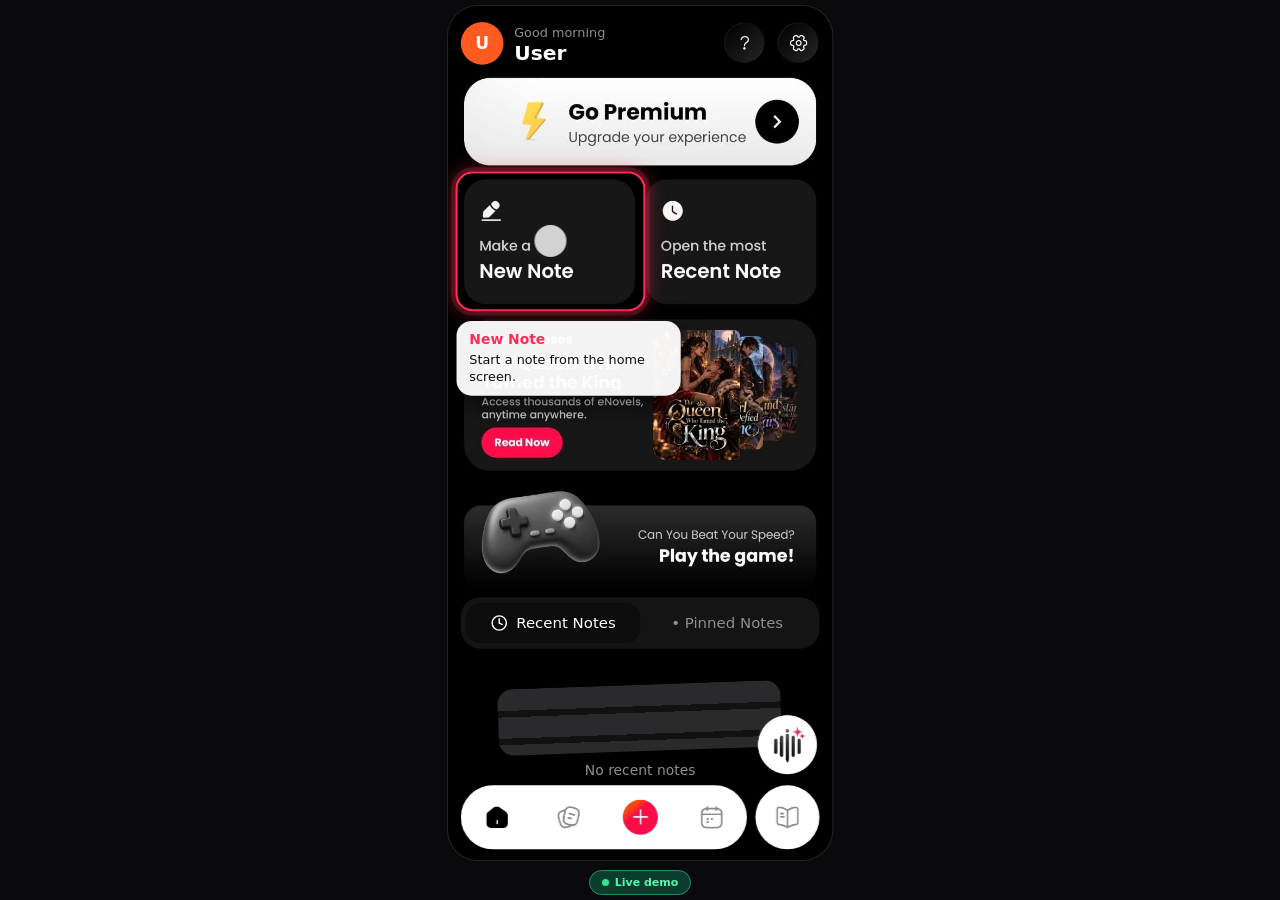
<file: index.html>
<!DOCTYPE html>
<html lang="en">
<head>
<meta charset="utf-8">
<meta name="viewport" content="width=device-width, initial-scale=1, viewport-fit=cover">
<title>Voice To Note – Live Workflow Animation</title>
<meta name="description" content="Live, explained animation of the Voice To Note workflow: voice dictation, AI assistant, formatting, collections, sharing, journal, premium and settings, all clickable and lightweight.">
<link rel="canonical" href="https://vtn-hero-demo.vercel.app/">
<meta name="keywords" content="Voice To Note, app animation, voice to text, AI notes">
<link rel="stylesheet" href="style.css">
</head>
<body>
<h1 class="sr">Voice To Note – Explained Workflow Animation</h1>
<div class="wrap" id="wrap"><main class="app" id="app" aria-label="Voice To Note interactive demo">
<div class="toast" id="toast"></div><div class="ghost" id="ghost"></div><div class="ring" id="ring"></div><div class="tip" id="tip"></div><div class="prog"><i id="prog"></i></div>


<section class="scr on" id="home">
 <div class="row hd"><span class="av">U</span><div class="hi"><small>Good morning</small><b>User</b></div><button class="ib" id="helpBtn" data-act="help" aria-label="Help"><img src="h-help.png" alt=""></button><button class="ib" id="gear" data-go="settings" aria-label="Settings"><img src="h-gear.png" alt=""></button></div>
 <button class="im" id="premBtn" data-open="pro" aria-label="Go Premium"><img src="h-prem.jpg" alt="Go Premium"></button>
 <div class="im ov"><img src="h-tiles.jpg" alt=""><button id="newTile" data-go="editor" aria-label="New Note"></button><button data-act="recent" aria-label="Recent Note"></button></div>
 <button class="im" data-toast="eNovels is not part of this demo" aria-label="New Releases"><img src="h-novel.jpg" alt="New Releases"></button>
 <button class="im" id="gameBtn" data-go="game" aria-label="Play the game"><img src="h-game.jpg" alt="Play the game"></button>
 <div class="seg2" id="htabs"><button class="on" data-tab="r"><i data-i="clock" data-s="16"></i>Recent Notes</button><button data-tab="p">• Pinned Notes</button></div>
 <div id="homeList"></div>
 </section>

<section class="scr" id="notes"><div class="row hd"><h2 style="flex:1">My Notes</h2><button class="rb" data-i="fil" data-toast="Filter"></button><button class="rb" data-i="users" data-toast="Shared notes"></button><button class="rb" data-i="srch" data-toast="Search"></button></div>
 <div class="seg2" style="margin:0 0 8px"><button class="on" data-nt="n">Notes</button><button id="tabC" data-nt="c">Collections</button></div><div id="noteList"></div></section>
<section class="scr" id="coll"><div class="row hd"><button class="rb" id="cback" data-act="cback" data-i="back" aria-label="Back to collections"></button><h2 id="cTitle" style="flex:1;font-size:21px">Collection</h2></div><div id="cList"></div></section>

<section class="scr" id="editor" style="padding:0"><div class="ed">
 <div class="row t"><button class="rb" id="back" data-i="back" aria-label="Save and go back"></button><div class="tt"><b id="ttl" contenteditable="true" spellcheck="false">Untitled</b><i data-i="edit" data-s="14"></i></div><button class="rb" id="dots" data-open="menu" data-i="dots" aria-label="Menu"></button></div>
 <div class="txt" id="txt" contenteditable="true" spellcheck="false"></div>
<div class="tb" id="tb" role="toolbar" aria-label="Text formatting"><button data-cmd="undo" id="tbUndo" data-i="undo" data-s="19" aria-label="Undo"></button><button data-cmd="redo" id="tbRedo" data-i="redo" data-s="19" aria-label="Redo"></button><i class="sp"></i><button id="fmtBtn" data-open="fmt" class="tx" aria-label="Format">Aa</button><button data-i="chkl" data-s="19" data-toast="Checklist" aria-label="Checklist"></button><button data-i="olist" data-s="19" data-toast="List" aria-label="List"></button><button id="cam" data-open="img" data-i="cam" data-s="19" aria-label="Insert image"></button><i class="sp"></i><button data-cmd="bold" class="tx" aria-label="Bold"><b>B</b></button><button data-cmd="italic" class="tx" aria-label="Italic"><i>I</i></button><button data-cmd="underline" class="tx" aria-label="Underline"><u>U</u></button><button data-cmd="hiliteColor" data-v="#d9e32c" data-i="hl" data-s="19" aria-label="Highlight"></button><i class="sp"></i><button data-cmd="justifyLeft" class="on" data-i="alL" data-s="19" aria-label="Align left"></button><button data-cmd="justifyCenter" data-i="alC" data-s="19" aria-label="Align center"></button><button data-cmd="justifyRight" data-i="alR" data-s="19" aria-label="Align right"></button><button data-cmd="justifyFull" data-i="alJ" data-s="19" aria-label="Justify"></button><i class="sp"></i><button data-cmd="insertHorizontalRule" data-i="minus" data-s="19" aria-label="Divider"></button><span class="fs"><button data-act="fsdn" data-i="back" data-s="14" aria-label="Smaller text"></button><b id="fsv">16</b><button data-act="fsup" data-i="next" data-s="14" aria-label="Larger text"></button></span></div>
 <div class="bar" id="bar"><div class="b1"><button data-open="scan" data-i="scan2" data-s="24" aria-label="Scan"></button><button id="aiBtn" data-open="ai" data-i="spark3" data-s="24" aria-label="AI assistant"></button><i class="dv"></i><span class="lg">On device - ENG-IN<svg viewBox="0 0 24 24" width="14" height="14" fill="none" stroke="currentColor" stroke-width="2.4" stroke-linecap="round" stroke-linejoin="round" aria-hidden="true"><path d="m6 15 6-6 6 6"/></svg></span><button class="mic" id="mic" data-i="micr" data-s="28" aria-label="Record"></button></div>
  <div class="b2"><span data-i="globe"></span><div class="wave" id="wave"></div><button class="mic" id="chk" data-i="chk" aria-label="Finish"></button></div></div>
</div></section>

<section class="scr" id="journal"><div class="jc" id="jc">
 <div class="jh" id="jh"><div class="row hd"><h2 style="flex:1">Daily Journal</h2><button class="rb" id="calBtn" data-act="calopen" data-i="cal" aria-label="Calendar"></button></div>
 <div class="week" id="week"></div></div>
 <div class="calp" id="calp"><div class="row ch"><button class="cnav" id="cprev" data-act="cprev" data-i="back" data-s="20" aria-label="Previous month"></button><b class="cm" id="cmon">October, 2026</b><button class="cnav" id="cnext" data-act="cnext" data-i="next" data-s="20" aria-label="Next month"></button><span style="flex:1"></span><button class="rb" id="calX" data-act="calclose" data-i="x" data-s="16" aria-label="Close calendar"></button></div><div class="cal" id="calG"></div></div>
 </div><b class="otd">On this Day</b><div id="jList"></div></section>

<section class="scr" id="settings"><div class="row hd"><button class="rb" data-go="home" data-i="back" aria-label="Back"></button><b style="flex:1;text-align:center;margin-right:40px;font-size:17px">Settings</b></div>
 <div class="pf"><span class="av big">U</span><b>User</b><small>user@example.com</small></div>
 <button class="im" data-open="pro"><img src="h-prem.jpg" alt="Go Premium"></button><div id="setL"></div></section>

<section class="scr" id="game" style="padding:0"><div class="gm"><div class="row t"><button class="rb" id="gback" data-go="home" data-i="back" aria-label="Back"></button><b class="gt">Speed test</b><span style="width:40px"></span></div>
 <div class="ring2"><b id="gtime">01:00</b></div>
 <div class="gtx"><b>Ready? Get Set, GO!</b><p>Check how many words you can speak in a minute!</p></div>
 <button class="big" id="gstart" data-act="gstart">Start the Test</button>
 <div class="grow"><div class="wave" id="gw2"></div><button class="big rs" id="greset" data-act="greset">Reset</button></div></div></section>

<button class="fab" id="fab" data-act="fab" aria-label="VoiceToNotes Pro offer"><img src="preview-fab.png" alt=""></button>
<div class="pill" id="pill" data-act="pillbuy" role="button" tabindex="-1" aria-label="VoiceToNotes Pro, Buy now"><svg width="30" height="35" aria-hidden="true"><use href="#lgo"/></svg><span class="pt"><b>VoiceToNotes <i>Pro</i></b><small>Just for you!</small></span><button class="by" data-act="pillbuy">Buy now</button></div>
<button class="fab off" id="fab2" data-toast="New collection" data-i="fplus" data-s="24" aria-label="New collection"></button>
<nav class="nav" id="nav" aria-label="Main">
 <div class="np">
  <button data-go="home" class="on" aria-label="Home"><img src="nav-home.png" alt=""></button>
  <button data-go="notes" aria-label="Notes"><img src="nav-notes.png" alt=""></button>
  <button data-go="editor" class="plus" aria-label="New note"><img src="nav-plus.png" alt=""></button>
  <button data-go="journal" aria-label="Journal"><img src="nav-cal.png" alt=""></button>
 </div>
 <button class="nb" data-toast="eNovels is not part of this demo" aria-label="eNovels"><img src="nav-book.png" alt=""></button>
</nav>

<div class="sh tut" id="tut"><div><button class="x" data-close data-i="x" data-s="14" aria-label="Close"></button><b id="tT"></b><p id="tP"></p><div class="row"><button class="ml" data-close>Maybe Later</button><button class="cn" id="tCont" data-act="tut">Continue</button></div><i class="ar" id="tAr"></i></div></div>
<div class="sh pop" id="menu"><div id="menuL"></div></div>
<div class="sh" id="col"><div><b class="sht">Add to Collection</b><div id="colL"></div></div></div>
<div class="sh" id="fmt"><div><div class="row"><b style="flex:1">Format</b><button class="rb" data-close data-i="x" data-s="16" aria-label="Close"></button></div><div class="chips"><button class="chip" data-f="t">Title</button><button class="chip" data-f="h">Heading</button><button class="chip" data-f="s">Subheading</button><button class="chip" data-f="b">Body</button></div><div class="grp"><button data-cmd="bold"><b>B</b></button><button data-cmd="italic"><i>I</i></button><button data-cmd="underline"><u>U</u></button><button data-cmd="strikeThrough"><s>S</s></button></div></div></div>
<div class="sh mid aic" id="ai"><div><div class="ait"><span data-i="spark3" data-s="22"></span><b>AI Text Assistant</b></div><p class="mu">Choose an operation to enhance your text</p><div class="chips"><button class="chip" data-act="aipick" data-m="todo" data-p="To-do lists">To-do lists</button><button class="chip" data-act="aipick" data-m="points" data-p="Main points">Main points</button><button class="chip" data-act="aipick" data-m="sum" data-p="Summary">Summary</button></div><div class="pr"><input class="ain" id="aiIn" placeholder="Enter your prompt" aria-label="Enter your prompt" autocomplete="off"><button class="send" id="aiSend" data-act="aisend" data-i="send" data-s="24" aria-label="Send"></button></div></div></div>
<div class="sh mid aic" id="gen"><div class="gc"><div class="ait"><span data-i="spark3" data-s="22"></span><b>AI Text Assistant</b></div><div class="wave" id="gw" style="justify-content:center;margin:18px 0 12px"></div><small class="mu">Generating…</small></div></div>
<div class="sh" id="res"><div class="lt"><i class="grab"></i><div class="row rh"><span class="rsp" data-i="spark3" data-s="20"></span><b style="flex:1">AI Assistance</b><button class="ri" data-toast="Editing is off in this demo" data-i="edit" data-s="20" aria-label="Edit"></button><button class="ri" data-toast="Copied to clipboard" data-i="copy" data-s="20" aria-label="Copy"></button><button class="ri" data-close data-i="x" data-s="20" aria-label="Close"></button></div><p id="resT"></p><button class="big dk ap" id="apply" data-act="apply">Apply changes</button></div></div>
<div class="sh mid" id="ovw"><div class="dlg"><p>Are you sure you want to overwrite on the existing note?</p><div class="row"><button class="dc" id="ovwNo" data-act="ovwcancel">Cancel</button><button class="du" id="ovwYes" data-act="ovwyes">Update</button></div></div></div>
<div class="sh" id="img"><div><b class="sht">Insert Image to Note</b><p class="mu">Choose an action for your document or photo</p><div class="g2"><button class="tl" data-act="pic" data-i="cam">From Camera</button><button class="tl" id="gal" data-act="pic" data-i="pic">From Gallery</button></div><button class="big gr" data-close>Cancel</button></div></div>
<div class="sh" id="scan"><div><b class="sht">Scan</b><p class="mu">Image to Text · Select text language</p><div class="chips"><button class="chip on">Latin</button><button class="chip">中文</button><button class="chip">日本語</button><button class="chip">한국어</button></div><div class="g2"><button class="tl" data-act="scan" data-i="cam">From Camera</button><button class="tl" data-act="scan" data-i="file">From Files</button></div><button class="big gr" data-close>Cancel</button></div></div>
<div class="sh" id="exp"><div><p class="mu">Choose export format</p><div id="expL"></div><button class="big" id="xbtn" data-act="export">Export</button></div></div>
<div class="sh" id="shr"><div><div class="row"><span class="inp">Email</span><span class="inv">Invite</span></div><b class="sec">People with access</b><div class="row"><span class="av sm">U</span><b style="font-size:13px">User</b><span class="mu">(you)</span></div><button class="drop" id="anyone" data-act="anyone"><span data-i="globe" data-s="16"></span><span style="flex:1;text-align:left" id="anyT">Anyone with the link</span>⌃</button><div class="lnk"><span class="mu">https://links.voicetonotes.ai/s/mqXq…</span><span data-i="copy" data-s="16"></span></div><button class="big" id="sbtn" data-act="share">Share Link</button></div></div>

<div class="sh fs" id="pro"><div class="pw"><button class="xc" data-close data-i="x" data-s="22" aria-label="Close"></button>
 <div class="lgc"><svg width="66" height="77" aria-hidden="true"><use href="#lgo"/></svg></div><button class="gp" data-toast="Demo only – no purchase">Get Premium</button>
 <div class="plans"><button class="plan" data-plan><i class="rd2"></i><span class="pi"><b>Pro User Membership Monthly</b><em>₹140.00/month</em></span></button><button class="plan on" data-plan><i class="rd2"></i><span class="pi"><b>Pro User Membership Yearly</b><em>₹1,250.00/year</em></span></button></div>
 <b class="wi">What’s Included</b><ul class="inc"><li>Advanced voice recognition</li><li>AI-powered writing assistance</li><li>Priority customer support</li><li>Enjoy an ad-free experience with Premium</li></ul>
 <div class="pwf"><button class="big dk" data-close data-toast="Demo only – no purchase">Continue</button><div class="foot"><span>Restore Purchases</span><i>•</i><span>Terms of Use</span><i>•</i><span>Privacy Policy</span></div></div></div></div>
<svg width="0" height="0" style="position:absolute" aria-hidden="true"><symbol id="lgo" viewBox="16 12 142 166"><g fill="#111"><rect x="22.5" y="67.5" width="13.5" height="66.5" rx="6.75"/><rect x="46" y="54.5" width="14" height="92.5" rx="7"/><rect x="97" y="54.5" width="13.5" height="92.5" rx="6.75"/><rect x="121" y="67.5" width="13.5" height="66.5" rx="6.75"/><rect x="70.5" y="26" width="15.5" height="16.5" rx="3.5"/><path d="M70.5 47.5H86V158L78.25 175 70.5 158Z"/><path d="M119.5 18Q123.5 34.5 140 38.5Q123.5 42.5 119.5 59Q115.5 42.5 99 38.5Q115.5 34.5 119.5 18Z"/><path d="M141 45.2Q143.4 54.8 153 57.2Q143.4 59.6 141 69.2Q138.6 59.6 129 57.2Q138.6 54.8 141 45.2Z"/></g></symbol></svg>
</main></div>
<button class="demo" id="replay"></button>
<script src="script.js"></script>
</body>
</html>
</file>
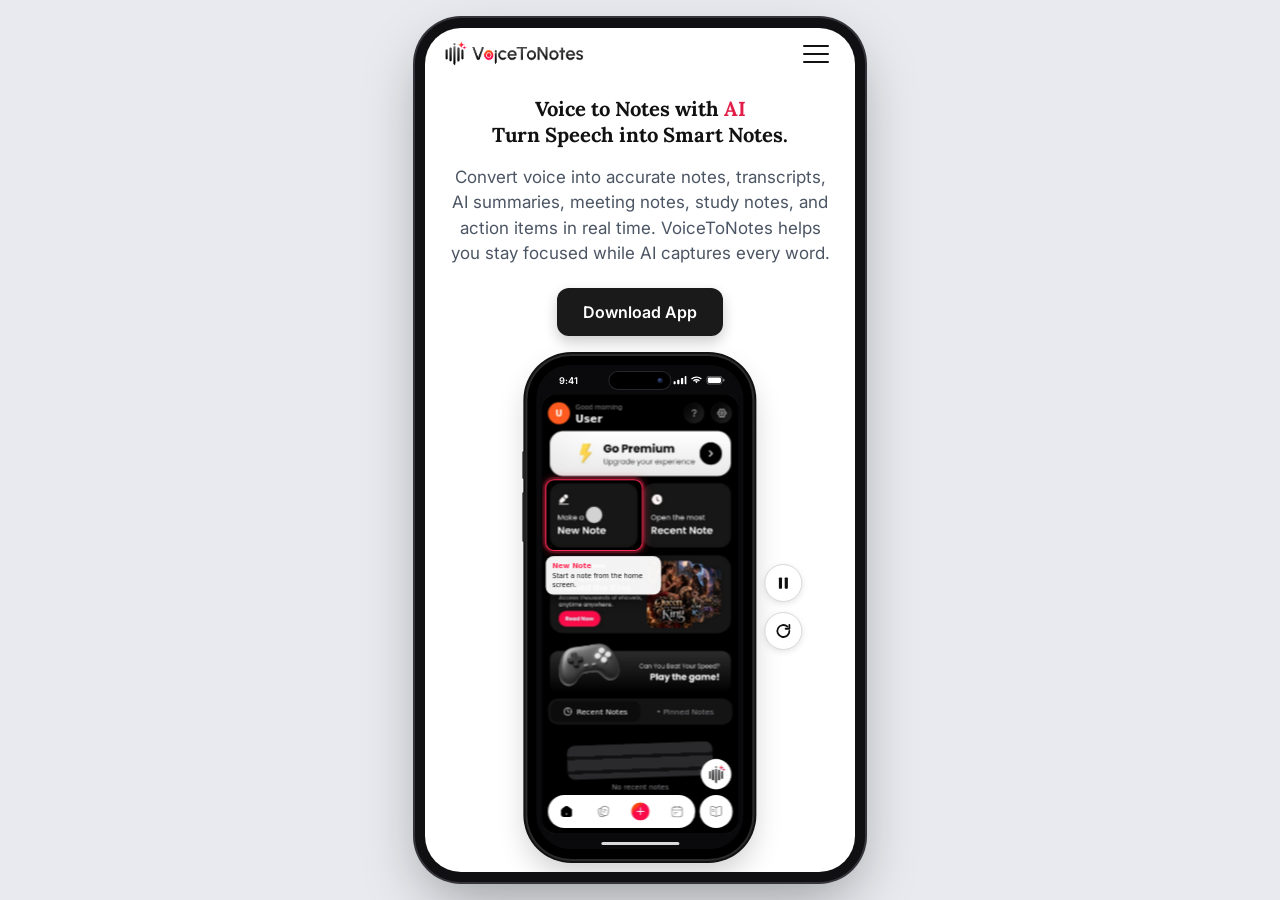
<file: landing-mobile-prototype.html>
<!DOCTYPE html>
<html lang="en">
<head>
<meta charset="utf-8">
<meta name="viewport" content="width=device-width, initial-scale=1, viewport-fit=cover">
<title>VoiceToNotes – Mobile Landing Page Prototype</title>
<meta name="description" content="Mobile landing page prototype: the phone shows the live Voice To Note workflow animation instead of a static image.">
<link rel="preconnect" href="https://fonts.googleapis.com">
<link href="https://fonts.googleapis.com/css2?family=Inter:wght@400;500;600&family=Lora:wght@700&display=swap" rel="stylesheet">
<style>
:root{--red:#e11d48;--ink:#111}
*{box-sizing:border-box;margin:0;-webkit-tap-highlight-color:transparent}
a{color:inherit;text-decoration:none}
html,body{height:100%}
html{-webkit-text-size-adjust:100%}
body{font-family:Inter,system-ui,-apple-system,"Segoe UI",Roboto,sans-serif;color:var(--ink);background:#fff;overflow:hidden;display:flex;align-items:center;justify-content:center}
/* The page is one mobile screen. All sizes use the screen itself (cqw/cqh), so it looks the same in a real phone and in the phone-shaped box on desktop. */
.device{container-type:size;width:100vw;height:100vh;height:100svh;background:#fff;overflow:hidden;position:relative}
.page{height:100%;display:flex;flex-direction:column;padding:0 5cqw 1.6cqh}
/* header */
.top{flex:none;display:flex;align-items:center;justify-content:space-between;height:clamp(40px,6.2cqh,52px);margin:0 -1cqw}
.top img{display:block;height:clamp(22px,3.6cqh,28px);width:auto}
.menu{width:44px;height:44px;display:grid;place-items:center;background:none;border:0;cursor:pointer;padding:0}
.menu i{display:block;width:26px;height:2px;background:#111;border-radius:2px;box-shadow:0 -8px 0 #111,0 8px 0 #111}
.menu:focus-visible{outline:2px solid var(--red);outline-offset:2px}
/* text */
main{flex:1;min-height:0;display:flex;flex-direction:column}
.hero{flex:none;text-align:center;padding-top:clamp(6px,2cqh,28px)}
h1{font-family:Lora,Georgia,"Times New Roman",serif;font-weight:700;font-size:clamp(15px,min(4.7cqw,2.7cqh),26px);line-height:1.28}
h1 em{font-style:normal;color:var(--red)}
.lead{margin:clamp(8px,1.9cqh,22px) auto 0;font-size:clamp(12px,min(3.95cqw,2.05cqh),18px);line-height:1.5;color:#4b5563;max-width:440px}
.cta{display:inline-block;margin-top:clamp(12px,2.5cqh,30px);background:#1a1a1a;color:#fff;border-radius:12px;padding:clamp(10px,1.7cqh,14px) 26px;font-size:clamp(14px,2cqh,16px);font-weight:600;box-shadow:0 6px 14px rgba(0,0,0,.2)}
/* phone: takes all the height that is left */
.phonewrap{flex:1;min-height:0;display:flex;flex-direction:column;align-items:center;margin-top:clamp(10px,2.4cqh,30px)}
.pstage{flex:1;min-height:0;width:100%;position:relative}
.phone{position:absolute;top:0;bottom:0;left:50%;transform:translateX(-50%);aspect-ratio:242/540;max-width:100%;border-radius:5.2cqh;background:#000;padding:1.1cqh;box-shadow:0 0 0 2px #2b2b2d,0 0 0 4px #111,0 14px 30px rgba(0,0,0,.2)}
.phone:before,.phone:after{content:"";position:absolute;width:3px;background:#222;border-radius:2px;left:-5px}
.phone:before{top:19%;height:5.5%}.phone:after{top:27%;height:10%}
.screen{position:relative;width:100%;height:100%;border-radius:calc(var(--u,1)*36px);overflow:hidden;background:#0a0a0c}
.screen iframe{position:absolute;left:0;top:0;width:360px;height:800px;border:0;background:#0a0a0c;transform-origin:0 0}
.island{position:absolute;top:calc(7px*var(--u,1));left:50%;width:calc(66px*var(--u,1));height:calc(19px*var(--u,1));margin-left:calc(-33px*var(--u,1));border-radius:99px;background:#000;box-shadow:0 0 0 1px #26262a;z-index:3;pointer-events:none}
.island:after{content:"";position:absolute;right:calc(8px*var(--u,1));top:50%;width:calc(6px*var(--u,1));height:calc(6px*var(--u,1));margin-top:calc(-3px*var(--u,1));border-radius:50%;background:radial-gradient(circle at 35% 35%,#3b4f86,#10162b 60%,#05060c)}
.sb{position:absolute;left:0;right:0;top:calc(7px*var(--u,1));height:calc(19px*var(--u,1));display:flex;align-items:center;justify-content:space-between;padding:0 calc(20px*var(--u,1)) 0 calc(24px*var(--u,1));color:#fff;z-index:3;pointer-events:none;font-weight:600;font-size:calc(10px*var(--u,1));letter-spacing:.01em}
.sb svg{display:block;height:calc(9px*var(--u,1));width:auto;fill:#fff}
.sb .ic{display:flex;align-items:center;gap:calc(4px*var(--u,1))}
.homebar{position:absolute;bottom:calc(5px*var(--u,1));left:50%;width:calc(84px*var(--u,1));height:calc(3px*var(--u,1));margin-left:calc(-42px*var(--u,1));border-radius:3px;background:#fff;opacity:.85;z-index:3;pointer-events:none}
.ctl{position:absolute;left:calc(100% + 12px);top:50%;transform:translateY(-50%);display:flex;flex-direction:column;gap:10px}
.ctl button{width:38px;height:38px;color:#111;background:#fff;border:1px solid #d9d9de;border-radius:50%;cursor:pointer;display:grid;place-items:center;padding:0;box-shadow:0 2px 6px rgba(0,0,0,.1)}
.ctl button:focus-visible{outline:2px solid var(--red);outline-offset:2px}.ctl button[disabled]{opacity:.45;cursor:default}
/* opened on a computer: show the same mobile screen inside a phone-shaped box (395 x 775 like a real phone) */
@media (min-width:700px){
 body{background:#e8eaef}
 .device{height:min(860px,calc(100vh - 56px));height:min(860px,calc(100svh - 56px));width:auto;aspect-ratio:395/775;border-radius:36px;box-shadow:0 0 0 10px #101012,0 0 0 12px #34343a,0 24px 60px rgba(0,0,0,.35)}
}
</style>
</head>
<body>
<div class="device"><div class="page">
 <header class="top">
  <a href="#" aria-label="VoiceToNotes"><img src="lp-logo.png" alt="VoiceToNotes"></a>
  <button class="menu" type="button" aria-label="Open menu"><i></i></button>
 </header>
 <main>
  <section class="hero">
   <h1>Voice to Notes with <em>AI</em><br>Turn Speech into Smart Notes.</h1>
   <p class="lead">Convert voice into accurate notes, transcripts, AI summaries, meeting notes, study notes, and action items in real time. VoiceToNotes helps you stay focused while AI captures every word.</p>
   <a class="cta" href="#">Download App</a>
  </section>
  <section class="phonewrap" aria-label="Voice To Note app, live animation">
   <div class="pstage"><div class="phone" id="phone">
    <div class="screen" id="screen"><i class="island"></i><div class="sb" aria-hidden="true"><span>9:41</span><span class="ic"><svg viewBox="0 0 18 11"><rect x="0" y="7" width="3" height="4" rx="1"/><rect x="5" y="5" width="3" height="6" rx="1"/><rect x="10" y="2.5" width="3" height="8.5" rx="1"/><rect x="15" y="0" width="3" height="11" rx="1"/></svg><svg viewBox="0 0 16 11"><path d="M8 2.2c2.3 0 4.4.9 6 2.4l1.1-1.2A10.4 10.4 0 0 0 8 .5 10.4 10.4 0 0 0 .9 3.4L2 4.6a8.6 8.6 0 0 1 6-2.4zm0 3.6c1.3 0 2.5.5 3.4 1.3l1.1-1.2A7 7 0 0 0 8 4.1a7 7 0 0 0-4.5 1.8l1.1 1.2c.9-.8 2.1-1.3 3.4-1.3zM8 9.4l1.9-2a2.8 2.8 0 0 0-3.8 0z"/></svg><svg viewBox="0 0 27 12"><rect x=".5" y=".5" width="22" height="11" rx="3.2" fill="none" stroke="#fff" opacity=".5"/><rect x="2" y="2" width="19" height="8" rx="2"/><rect x="24" y="4" width="2" height="4" rx="1" opacity=".5"/></svg></span></div><iframe id="anim" title="Voice To Note live workflow animation" tabindex="-1"></iframe><i class="homebar"></i></div>
    <div class="ctl"><button id="pauseBtn" type="button" aria-label="Pause the animation" title="Pause"><svg viewBox="0 0 24 24" width="18" height="18" fill="currentColor" aria-hidden="true"><rect x="6" y="4.5" width="4.2" height="15" rx="1.2"/><rect x="13.8" y="4.5" width="4.2" height="15" rx="1.2"/></svg></button><button id="replayBtn" type="button" aria-label="Replay the animation from the start" title="Replay"><svg viewBox="0 0 24 24" width="18" height="18" fill="none" stroke="currentColor" stroke-width="2.4" stroke-linecap="round" stroke-linejoin="round" aria-hidden="true"><path d="M20 12a8 8 0 1 1-2.6-5.9"/><path d="M20 4v5h-5"/></svg></button></div>
   </div></div>
  </section>
 </main>
</div></div>
<script>
(()=>{ // The phone plays index.html (the animation). It starts from step 1 when the phone scrolls into view.
// Touch the phone and it becomes the real app. Tap outside the phone, or press Replay, to start again.
const fr=document.getElementById('anim'),ph=document.getElementById('phone'),sc=document.getElementById('screen'),pb=document.getElementById('pauseBtn');
let touched=false,started=false;
const setPause=v=>{pb.disabled=v};
const load=()=>{touched=false;started=true;fr.src='index.html?embed&t='+Date.now()};
// the animation (360x800) sits inside the screen's safe area: below the notch, above the rounded bottom corners
const fit=()=>{const W=sc.clientWidth,H=sc.clientHeight,top=H*.06,bot=H*.032,k=Math.min(W/360,(H-top-bot)/800);
 sc.style.setProperty('--u',H/522);fr.style.transform='scale('+k+')';fr.style.left=(W-360*k)/2+'px';fr.style.top=top+'px'};
addEventListener('resize',fit);fit();if('ResizeObserver' in window)new ResizeObserver(fit).observe(sc);
fr.addEventListener('load',()=>setPause(false));
if('IntersectionObserver' in window){new IntersectionObserver((es,o)=>{if(!started&&es.some(e=>e.isIntersecting)){load();o.disconnect()}},{threshold:.5}).observe(ph)}else load();
addEventListener('blur',()=>{if(document.activeElement===fr){touched=true;setPause(true)}}); // a tap inside the phone moves focus into the iframe
document.addEventListener('pointerdown',e=>{if(touched&&!ph.contains(e.target)&&!e.target.closest('.ctl')){load()}});
document.addEventListener('visibilitychange',()=>{if(!document.hidden&&started)load()});
// Pause freezes the demo where it is (then try the app by hand). Replay starts again from step 1.
pb.onclick=()=>{try{const d=fr.contentDocument;Object.defineProperty(d,'hidden',{get:()=>true,configurable:true});d.dispatchEvent(new Event('visibilitychange'))}catch(e){}setPause(true)};
document.getElementById('replayBtn').onclick=load;
})();
</script>
</body>
</html>
</file>
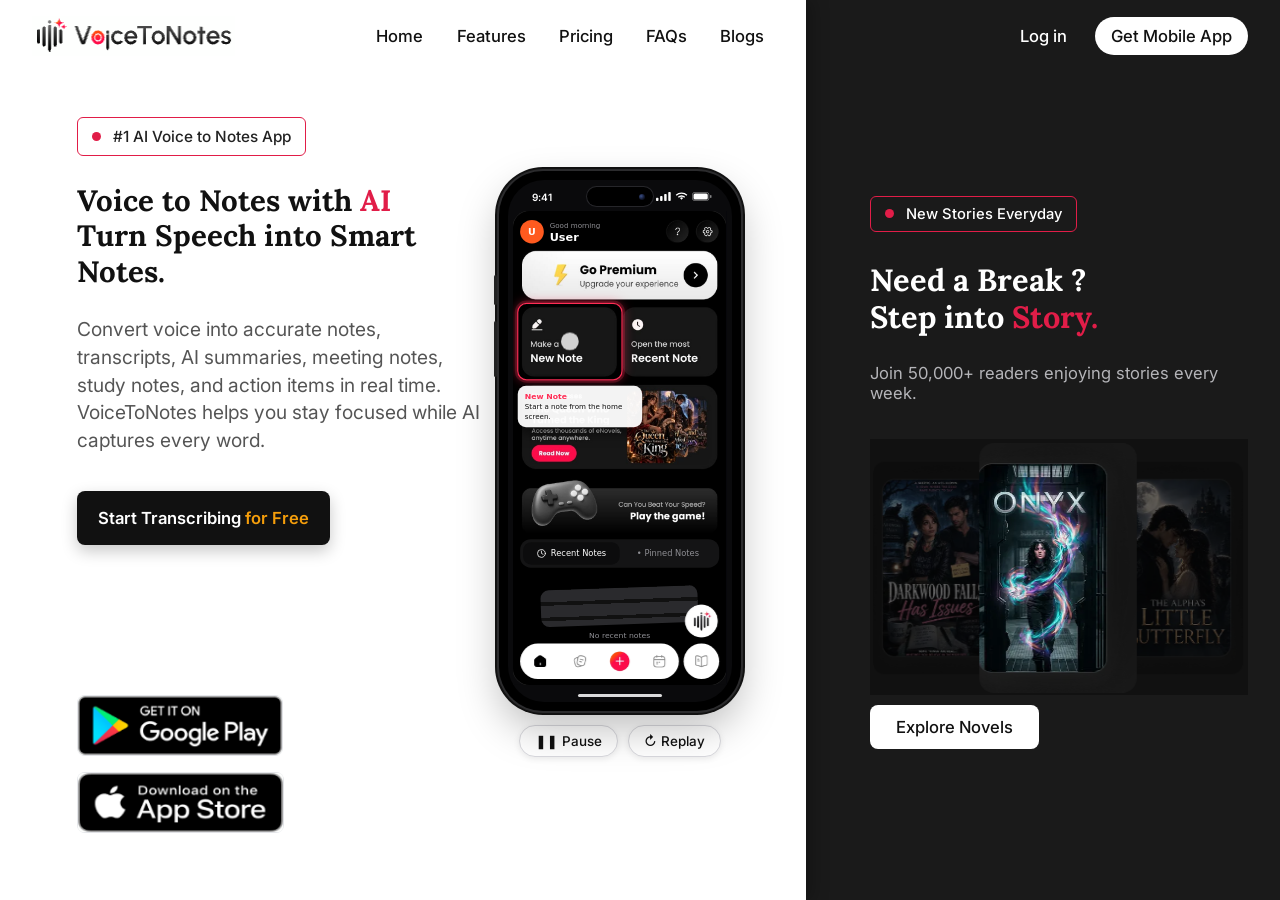
<file: landing-prototype.html>
<!DOCTYPE html>
<html lang="en">
<head>
<meta charset="utf-8">
<meta name="viewport" content="width=device-width, initial-scale=1">
<title>VoiceToNotes – Landing Page Prototype</title>
<meta name="description" content="Landing page prototype: the phone shows the live Voice To Note workflow animation instead of a static image.">
<link rel="preconnect" href="https://fonts.googleapis.com">
<link href="https://fonts.googleapis.com/css2?family=Inter:wght@400;500;600&family=Lora:wght@700&display=swap" rel="stylesheet">
<style>
:root{--red:#e11d48;--ink:#111;--mu:#555;--org:#f59e0b}
*{box-sizing:border-box;margin:0}
html,body{min-height:100%}
body{font-family:Inter,system-ui,-apple-system,"Segoe UI",Roboto,sans-serif;color:var(--ink);background:#fff;display:grid;grid-template-columns:63% 37%;min-height:100vh}
a{color:inherit;text-decoration:none}
/* ---------- left (light) ---------- */
.left{position:relative;background:#fff;box-shadow:6px 0 16px rgba(0,0,0,.25);z-index:2;display:flex;flex-direction:column;padding:0 clamp(24px,2.5vw,48px) clamp(12px,3vh,40px)}
.top{display:flex;align-items:center;justify-content:space-between;height:clamp(52px,8vh,74px)}
.top img{display:block;height:clamp(30px,4.4vh,40px);width:auto}
.nav{display:flex;gap:clamp(22px,2.6vw,50px);font-size:clamp(15px,1.3vw,18px);font-weight:500;padding-right:10px}
.hero{flex:1;display:grid;grid-template-columns:minmax(0,1fr) auto;align-items:start;gap:clamp(12px,1.3vw,24px);padding:clamp(14px,5vh,64px) 0 0 clamp(0px,3.5vw,68px)}
.hero>div:first-child{min-width:0}
.chip{display:inline-flex;align-items:center;gap:12px;border:1px solid var(--red);border-radius:6px;padding:clamp(6px,1.1vh,9px) 14px;font-size:clamp(14px,1.2vw,17px);font-weight:500;color:#222}
.chip:before{content:"";width:9px;height:9px;border-radius:50%;background:var(--red)}
h1{font-family:Lora,Georgia,"Times New Roman",serif;font-weight:700;font-size:clamp(24px,min(2.3vw,4.8vh),46px);line-height:1.2;margin-top:clamp(12px,3vh,32px)}
h1 em{font-style:normal;color:var(--red)}
.lead{margin-top:clamp(12px,3vh,34px);font-size:clamp(14px,min(1.5vw,2.7vh),23px);line-height:1.45;color:#555;max-width:560px}
.cta{display:inline-block;margin-top:clamp(14px,4vh,44px);background:#111;color:#fff;border-radius:8px;padding:clamp(11px,1.9vh,17px) 21px;font-size:clamp(15px,min(1.3vw,2.4vh),20px);font-weight:600;box-shadow:0 6px 16px rgba(0,0,0,.22)}
.cta b{color:var(--org);font-weight:600}
.stores{display:flex;gap:clamp(12px,1.2vw,22px);margin-top:clamp(16px,19vh,150px);flex-wrap:wrap}
.stores img{display:block;height:clamp(40px,6.8vh,62px);width:auto;border-radius:8px}
/* ---------- phone ---------- */
.phonecol{padding-top:0;display:flex;flex-direction:column;align-items:center;margin-right:clamp(0px,2.6vw,56px)}
.phone{--k:.6667;position:relative;height:clamp(320px,min(70vh,540px),540px);aspect-ratio:242/540;border-radius:44px;background:#000;padding:9px;box-shadow:0 0 0 2px #2b2b2d,0 0 0 4px #111,0 18px 40px rgba(0,0,0,.25);flex:none;margin-top:clamp(0px,6vh,98px)}
.phone:before,.phone:after{content:"";position:absolute;width:3px;background:#222;border-radius:2px;left:-5px}
.phone:before{top:104px;height:30px}.phone:after{top:150px;height:56px}
.screen{position:relative;width:100%;height:100%;border-radius:36px;overflow:hidden;background:#0a0a0c}
/* the animation is 360x800 and is scaled down to fill the screen; it is not clickable */
.screen iframe{position:absolute;left:0;top:0;width:360px;height:800px;border:0;background:#0a0a0c;transform-origin:0 0;transform:scale(var(--k))}
.ctl{display:flex;gap:10px;justify-content:center;margin-top:clamp(8px,1.6vh,16px)}
.ctl button{font:inherit;font-size:clamp(12px,1.05vw,14px);font-weight:500;color:#111;background:#fff;border:1px solid #d9d9de;border-radius:99px;padding:7px 15px;cursor:pointer;display:inline-flex;align-items:center;gap:6px;box-shadow:0 2px 6px rgba(0,0,0,.08)}
.ctl button:hover{background:#f3f3f5}.ctl button:focus-visible{outline:2px solid var(--red);outline-offset:2px}.ctl button[disabled]{opacity:.45;cursor:default}
.island{position:absolute;top:calc(7px*var(--u,1));left:50%;width:calc(66px*var(--u,1));height:calc(19px*var(--u,1));margin-left:calc(-33px*var(--u,1));border-radius:99px;background:#000;box-shadow:0 0 0 1px #26262a;z-index:3;pointer-events:none}
.island:after{content:"";position:absolute;right:calc(8px*var(--u,1));top:50%;width:calc(6px*var(--u,1));height:calc(6px*var(--u,1));margin-top:calc(-3px*var(--u,1));border-radius:50%;background:radial-gradient(circle at 35% 35%,#3b4f86,#10162b 60%,#05060c)}
.sb{position:absolute;left:0;right:0;top:calc(7px*var(--u,1));height:calc(19px*var(--u,1));display:flex;align-items:center;justify-content:space-between;padding:0 calc(20px*var(--u,1)) 0 calc(24px*var(--u,1));color:#fff;z-index:3;pointer-events:none;font-weight:600;font-size:calc(10px*var(--u,1));letter-spacing:.01em}
.sb svg{display:block;height:calc(9px*var(--u,1));width:auto;fill:#fff}
.sb .ic{display:flex;align-items:center;gap:calc(4px*var(--u,1))}
.homebar{position:absolute;bottom:calc(5px*var(--u,1));left:50%;width:calc(84px*var(--u,1));height:calc(3px*var(--u,1));margin-left:calc(-42px*var(--u,1));border-radius:3px;background:#fff;opacity:.85;z-index:3;pointer-events:none}
/* ---------- right (dark) ---------- */
.right{background:#1a1a1a;color:#fff;display:flex;flex-direction:column;padding:0 clamp(24px,2.5vw,48px) clamp(12px,3vh,40px) clamp(28px,5vw,95px)}
.right .top{justify-content:flex-end;gap:clamp(20px,2.2vw,42px);font-size:clamp(15px,1.3vw,18px);font-weight:500}
.pill{background:#fff;color:#111;border-radius:99px;padding:9px 16px;font-size:clamp(15px,1.3vw,18px);font-weight:500}
.rbody{flex:1;display:flex;flex-direction:column;justify-content:center;align-items:flex-start;padding-bottom:0}
.right .chip{color:#fff;font-size:clamp(13px,1.15vw,16px);padding:clamp(5px,1vh,8px) 14px}
.right h2{font-family:Lora,Georgia,serif;font-weight:700;font-size:clamp(24px,min(2.4vw,4.4vh),36px);line-height:1.2;margin-top:clamp(12px,3.4vh,34px)}
.right h2 em{font-style:normal;color:var(--red)}
.right .sub{margin-top:clamp(10px,3vh,30px);font-size:clamp(14px,min(1.3vw,2.4vh),18px);color:#b4b4b8}
.novels{display:block;width:auto;max-width:100%;height:clamp(130px,29vh,256px);margin-top:clamp(12px,4vh,40px)}
.explore{display:inline-block;margin-top:10px;background:#fff;color:#111;border-radius:8px;padding:clamp(8px,1.4vh,12px) 26px;font-size:clamp(14px,1.3vw,18px);font-weight:500}
/* desktop: everything fits in one window, no scrolling */
@media (min-width:981px){html,body{height:100vh;overflow:hidden}.left,.right{height:100vh;overflow:hidden}}
/* ---------- smaller screens: stack ---------- */
@media (max-width:980px){
 body{grid-template-columns:1fr}
 .left{padding:0 20px 36px;box-shadow:none}
 .nav{display:none}
 .hero{grid-template-columns:1fr;padding:30px 0 0}
 .phonecol{margin:20px 0 0;justify-content:center}
 .phone{margin-top:0;height:540px}
 .stores{margin-top:34px}
 .right{padding:0 20px 40px}
 .right .top{display:none}
 .rbody{padding:44px 0 0}
}
</style>
</head>
<body>
<div class="left">
 <header class="top">
  <a href="#" aria-label="VoiceToNotes"><img src="lp-logo.png" alt="VoiceToNotes"></a>
  <nav class="nav" aria-label="Main"><a href="#">Home</a><a href="#">Features</a><a href="#">Pricing</a><a href="#">FAQs</a><a href="#">Blogs</a></nav>
 </header>
 <main class="hero">
  <div>
   <span class="chip">#1 AI Voice to Notes App</span>
   <h1>Voice to Notes with <em>AI</em><br>Turn Speech into Smart Notes.</h1>
   <p class="lead">Convert voice into accurate notes, transcripts, AI summaries, meeting notes, study notes, and action items in real time. VoiceToNotes helps you stay focused while AI captures every word.</p>
   <a class="cta" href="#">Start Transcribing <b>for Free</b></a>
   <div class="stores"><a href="#" aria-label="Get it on Google Play"><img src="lp-gplay.png" alt="Get it on Google Play"></a><a href="#" aria-label="Download on the App Store"><img src="lp-appstore.png" alt="Download on the App Store"></a></div>
  </div>
  <div class="phonecol">
   <div class="phone" aria-label="Voice To Note app, live animation">
    <div class="screen"><i class="island"></i><div class="sb" aria-hidden="true"><span>9:41</span><span class="ic"><svg viewBox="0 0 18 11"><rect x="0" y="7" width="3" height="4" rx="1"/><rect x="5" y="5" width="3" height="6" rx="1"/><rect x="10" y="2.5" width="3" height="8.5" rx="1"/><rect x="15" y="0" width="3" height="11" rx="1"/></svg><svg viewBox="0 0 16 11"><path d="M8 2.2c2.3 0 4.4.9 6 2.4l1.1-1.2A10.4 10.4 0 0 0 8 .5 10.4 10.4 0 0 0 .9 3.4L2 4.6a8.6 8.6 0 0 1 6-2.4zm0 3.6c1.3 0 2.5.5 3.4 1.3l1.1-1.2A7 7 0 0 0 8 4.1a7 7 0 0 0-4.5 1.8l1.1 1.2c.9-.8 2.1-1.3 3.4-1.3zM8 9.4l1.9-2a2.8 2.8 0 0 0-3.8 0z"/></svg><svg viewBox="0 0 27 12"><rect x=".5" y=".5" width="22" height="11" rx="3.2" fill="none" stroke="#fff" opacity=".5"/><rect x="2" y="2" width="19" height="8" rx="2"/><rect x="24" y="4" width="2" height="4" rx="1" opacity=".5"/></svg></span></div><iframe id="anim" title="Voice To Note live workflow animation" tabindex="-1"></iframe><i class="homebar"></i></div>
   </div>
   <div class="ctl"><button id="pauseBtn" type="button" aria-label="Pause the animation">&#10074;&#10074; Pause</button><button id="replayBtn" type="button" aria-label="Replay the animation from the start">&#8635; Replay</button></div>
  </div>
 </main>
</div>
<aside class="right">
 <div class="top"><a href="#">Log in</a><a class="pill" href="#">Get Mobile App</a></div>
 <div class="rbody">
  <span class="chip">New Stories Everyday</span>
  <h2>Need a Break ?<br>Step into <em>Story.</em></h2>
  <p class="sub">Join 50,000+ readers enjoying stories every week.</p>
  <img class="novels" src="lp-novels.png" alt="Featured novels: Darkwood Falls, Onyx, The Alpha's Little Butterfly">
  <a class="explore" href="#">Explore Novels</a>
 </div>
</aside>
<script>
(()=>{ // the phone plays index.html (the animation) on its own. Touch it and it becomes the real app: every button responds.
// Click anywhere outside the phone and the animation restarts from step 1.
const fr=document.getElementById('anim'),ph=document.querySelector('.phone'),sc=ph.querySelector('.screen');
let touched=false;
const load=()=>{touched=false;fr.src='index.html?embed&t='+Date.now()};
// the animation (360x800) is scaled to sit inside the phone screen's safe area: below the notch, above the rounded bottom corners
const fit=()=>{const W=sc.clientWidth,H=sc.clientHeight,top=H*.06,bot=H*.032,k=Math.min(W/360,(H-top-bot)/800);
 ph.style.setProperty('--u',H/522);fr.style.transform='scale('+k+')';fr.style.left=(W-360*k)/2+'px';fr.style.top=top+'px'};
addEventListener('resize',fit);fit();load();
addEventListener('blur',()=>{if(document.activeElement===fr){touched=true;setPause(true)}}); // a click inside the phone moves focus into the iframe
document.addEventListener('pointerdown',e=>{if(touched&&!ph.contains(e.target)&&!e.target.closest('.ctl')){load();setPause(false)}});
document.addEventListener('visibilitychange',()=>{if(!document.hidden)load()});
// Pause: freezes the demo where it is (you can then try the app by hand). Replay: starts again from step 1.
const pb=document.getElementById('pauseBtn');
const setPause=v=>{pb.disabled=v};
fr.addEventListener('load',()=>setPause(false)); // a fresh run is playing again
function pause(){try{const d=fr.contentDocument;Object.defineProperty(d,'hidden',{get:()=>true,configurable:true});d.dispatchEvent(new Event('visibilitychange'))}catch(e){}setPause(true)}
pb.onclick=pause;
document.getElementById('replayBtn').onclick=()=>{load();setPause(false)};
// the animation must never push the landing page around (scrollIntoView / focus inside the iframe can scroll its parent)
addEventListener('scroll',e=>{if(innerWidth<=980)return;const t=e.target===document?document.scrollingElement:e.target;if(t){t.scrollTop=0;t.scrollLeft=0}},true);
})();
</script>
</body>
</html>
</file>
<file: style.css>
:root{color-scheme:dark;--bg:#000;--c:#141415;--c2:#1f1f21;--mu:#8e8e93;--ac:#ff2d55;--gd:#f2c94c;box-sizing:border-box;padding-top:env(safe-area-inset-top,0px);padding-bottom:env(safe-area-inset-bottom,0px)}
*{box-sizing:border-box;margin:0}
html,body{height:100%;background:#0a0a0c;color:#fff;font-family:system-ui,-apple-system,"Segoe UI",Roboto,sans-serif}
body{display:flex;flex-direction:column;align-items:center;justify-content:center;gap:10px}
button{font:inherit;color:inherit;background:none;border:0;cursor:pointer;padding:0}
button:focus-visible{outline:2px solid var(--ac);outline-offset:2px}
img{display:block}svg{display:block}
.wrap{flex:none;width:calc(360px*var(--s,1));height:calc(800px*var(--s,1))}
.app{position:relative;width:360px;height:800px;transform-origin:0 0;transform:scale(var(--s,1));background:var(--bg);overflow:hidden;overflow:clip;border-radius:28px;box-shadow:0 0 0 1px #222}
.scr{position:absolute;inset:0;padding:14px 12px 100px;overflow-y:auto;opacity:0;transform:translateX(16px);pointer-events:none;transition:opacity .22s,transform .22s;scrollbar-width:none}
.scr.on{opacity:1;transform:none;pointer-events:auto}.scr::-webkit-scrollbar{display:none}
.row{display:flex;align-items:center;gap:10px}.mu{color:var(--mu);font-size:13px}
.hd{margin-bottom:10px}h2{font-size:24px}
.av{width:40px;height:40px;border-radius:50%;background:#ff5a1f;display:grid;place-items:center;font-weight:700;flex:none}.av.sm{width:26px;height:26px;font-size:12px}.av.big{width:76px;height:76px;font-size:34px;margin:0 auto}
.hi{flex:1;min-width:0}.hi small{color:var(--mu);font-size:12px}.hi b{display:block;font-size:19px}
.ib{width:40px;height:40px;flex:none}.ib img{width:100%;height:100%}
.rb{width:40px;height:40px;border-radius:50%;background:var(--c2);display:grid;place-items:center;flex:none}.rb.lt2{background:#eee;color:#000}
.im{display:block;width:100%;margin-top:8px;position:relative}.im img{width:100%;height:auto}
.ov button{position:absolute;top:0;bottom:0;width:50%}.ov button:first-of-type{left:0}.ov button+button{right:0}
.pressed{transform:scale(.95)}
.seg2{display:flex;background:var(--c);border-radius:18px;padding:5px;margin-top:8px}.seg2 button{flex:1;padding:11px;border-radius:14px;color:var(--mu);font-size:14px;display:flex;gap:8px;justify-content:center;align-items:center}.seg2 .on{background:#0c0c0d;color:#fff}
.empty{text-align:center;color:var(--mu);font-size:13px;padding:34px 10px 70px;background:linear-gradient(transparent 0,transparent 100%)}
.empty:before{content:"";display:block;width:84%;height:62px;margin:0 auto 10px;border-radius:14px;background:repeating-linear-gradient(#2a2a2d 0 20px,#111 20px 26px);transform:rotate(-2deg)}
.note{position:relative;background:var(--c);border-radius:16px;padding:12px 40px 12px 14px;margin-top:8px;cursor:pointer}
.note b{display:block;font-size:14px}.note small{color:var(--mu);font-size:12px;display:block;margin-top:3px;overflow:hidden;text-overflow:ellipsis;white-space:nowrap}.note em{font-style:normal;color:#6c6c70;font-size:11px;display:block;margin-top:4px}.note .pp{position:absolute;right:12px;top:12px;color:var(--mu)}
.new{animation:pop .45s}@keyframes pop{from{transform:scale(.92);opacity:0}}
.cc{display:grid;grid-template-columns:1fr 1fr;gap:8px}.cc .note{padding:14px;min-height:92px;margin:0}.cc .note svg{margin-bottom:22px}
.fr{display:flex;align-items:center;gap:10px}
.ed{position:absolute;inset:0;padding:14px 12px 80px;display:flex;flex-direction:column}
.t{margin-bottom:12px}.tt{flex:1;display:flex;justify-content:center;gap:6px;align-items:center;font-size:15px;min-width:0}#ttl{outline:0;white-space:nowrap;overflow:hidden;text-overflow:ellipsis;max-width:200px}
.txt{flex:1;color:#ececee;font-size:16px;line-height:1.55;overflow:auto;outline:0;white-space:pre-wrap;word-break:break-word}
.txt:empty::before{content:"Start writing…";color:var(--mu)}
.v{color:#ff4466}.hl{background:#d9e32c;color:#111;font-weight:700;font-style:italic;padding:0 2px}
.pic{margin:10px 0;border:3px solid #3c9d6a;border-radius:6px;background:#f6f2d8;color:#222;padding:14px;text-align:center}.pic b{display:block;color:#d1572b;font-size:18px}
.bar{position:absolute;left:10px;right:10px;bottom:14px;height:54px;background:var(--c2);border-radius:99px;padding:6px 8px;font-size:12px;color:#ddd}
.b1,.b2{display:flex;align-items:center;gap:6px;height:100%}.b2{display:none}.rec .b1{display:none}.rec .b2{display:flex}
.b1>button:not(.mic){width:36px;height:36px;display:grid;place-items:center}.lg{flex:1;text-align:center;background:#000;border-radius:99px;padding:8px 6px;font-size:11px}
.mic{width:40px;height:40px;border-radius:50%;background:var(--ac);display:grid;place-items:center;flex:none;color:#fff}.rec .mic{animation:pulse 1.2s infinite}
@keyframes pulse{0%{box-shadow:0 0 0 0 #ff2d5588}100%{box-shadow:0 0 0 12px #ff2d5500}}
.wave{flex:1;height:26px;display:flex;align-items:center;gap:3px}.wave i{flex:1;max-width:3px;height:3px;background:#cfcfd4;border-radius:3px;animation:w .9s ease-in-out infinite}@keyframes w{50%{height:22px}}
.week{display:flex;justify-content:space-between;margin:6px 0 16px}.week button{width:42px;padding:8px 0;border-radius:99px;color:var(--mu);font-size:12px;display:flex;flex-direction:column;gap:6px;align-items:center}.week .on{background:var(--c2);color:#fff}.week b{font-size:16px}
.pf{text-align:center;margin:4px 0 6px}.pf b{display:block;margin-top:8px;font-size:18px}.pf small{color:var(--mu)}
.sg{background:var(--c);border-radius:20px;padding:4px 14px;margin-bottom:6px}.sg>div{display:flex;align-items:center;gap:12px;padding:13px 0;font-size:14px}.sg>div span:last-child{margin-left:auto;color:var(--mu);font-size:13px;display:flex;gap:6px;align-items:center}
.sgt{color:var(--mu);font-size:12px;margin:12px 0 6px 4px}.th i{width:14px;height:14px;border-radius:50%;border:2px solid #fff;display:block}.th i:nth-child(1){background:#fff}.th i:nth-child(2){background:#000;border-color:var(--ac)}.th i:nth-child(3){background:linear-gradient(90deg,#fff 50%,#000 50%)}
.tg{width:44px;height:26px;border-radius:99px;background:var(--ac);position:relative;display:block}.tg:after{content:"";position:absolute;right:3px;top:3px;width:20px;height:20px;border-radius:50%;background:#fff}
.cp{text-align:center;color:var(--mu);font-size:11px;margin:10px 0}
.nav,.fab{transition:transform .3s,opacity .3s}
.nav{position:absolute;left:12px;right:12px;bottom:10px;height:60px;display:flex;gap:8px;align-items:center;z-index:5}
.nav.off,.fab.off{transform:translateY(90px);opacity:0;pointer-events:none}
.np{flex:1;height:60px;background:#fff;border-radius:99px;display:flex;justify-content:space-around;align-items:center}
.nav .nb{width:60px;height:60px;border-radius:50%;background:#fff;display:grid;place-items:center}
.nav button{width:46px;height:46px;border-radius:50%;display:grid;place-items:center}
.nav button img{width:28px;height:28px;opacity:.45;transition:opacity .2s}.nav button.on img{opacity:1}.nav .plus img{width:34px;height:34px;opacity:1}
.fab{position:absolute;right:14px;bottom:80px;width:56px;height:56px;border-radius:50%;z-index:5;display:grid;place-items:center}.fab img{width:56px;height:56px}
#fab2{background:#fff;color:#000}
.sh{position:absolute;inset:0;z-index:12;display:flex;align-items:flex-end;background:#000a;opacity:0;pointer-events:none;transition:opacity .25s}.sh.on{opacity:1;pointer-events:auto}
.sh>div{width:100%;background:#1a1a1c;border-radius:24px 24px 0 0;padding:18px 16px 22px;transform:translateY(40px);transition:transform .25s;max-height:92%;overflow:auto}.sh.on>div{transform:none}
.sh.pop{align-items:flex-start;justify-content:flex-end;background:none}.sh.pop>div{width:210px;margin:54px 12px;border-radius:16px;padding:6px;background:#232326}
.sh.pop button{display:flex;gap:12px;align-items:center;width:100%;text-align:left;padding:13px 12px;font-size:14px}
.sh.mid{align-items:center;padding:0 36px}.sh.mid>div{border-radius:20px;text-align:center}
.sh .lt{background:#f4f4f6;color:#111}.sh .lt p{white-space:pre-line;margin:14px 0;line-height:1.5;font-size:14px}
.sht{font-size:17px;display:block;text-align:center;margin-bottom:12px}p.mu{margin:2px 0 12px}
.chips{display:flex;gap:8px;flex-wrap:wrap;margin:10px 0}.chip{background:var(--c2);border-radius:12px;padding:10px 14px;font-size:13px}.chip.on{background:#3a3520;color:var(--gd)}
.grp{display:flex;gap:6px;margin-top:10px}.grp button{flex:1;background:var(--c2);border-radius:10px;padding:10px}
.pr{display:flex;gap:8px;align-items:center;background:var(--c2);border-radius:99px;padding:6px 6px 6px 16px;color:var(--mu);font-size:13px}.pr span{flex:1}.send{width:38px;height:38px;border-radius:50%;background:var(--ac);display:grid;place-items:center;color:#fff;flex:none}
.big{display:block;width:100%;padding:14px;border-radius:99px;background:#fff;color:#000;font-weight:700;margin-top:12px;text-align:center}.big.dk{background:#000;color:#fff}.big.gr{background:#d4d4d8}
.g2{display:grid;grid-template-columns:1fr 1fr;gap:10px}.tl{background:var(--c2);border-radius:16px;padding:18px 8px;display:flex;flex-direction:column;gap:8px;align-items:center;font-size:13px}
.cr{display:flex;align-items:center;gap:12px;background:var(--c);border:1px solid #2a2a2d;border-radius:14px;padding:14px;margin-top:8px;width:100%;text-align:left;font-size:14px}.cr.w{background:#f4f4f6;color:#111}.cr.on{border-color:#fff}.cr small{display:block;color:var(--mu);font-size:11px;margin-top:2px}.cr .rd{margin-left:auto;width:20px;height:20px;border-radius:50%;border:2px solid #555}.cr.on .rd{border:6px solid #fff}
.cin{flex:1;background:#fff;color:#000;border-radius:12px;padding:12px;font-size:14px;border:0;outline:0;min-width:0}
.inp{flex:1;background:var(--c2);border-radius:12px;padding:13px;color:var(--mu);font-size:13px}.inv{background:#3a3a3d;color:#888;border-radius:12px;padding:13px 16px;font-size:13px}.sec{display:block;margin:14px 0 8px;font-size:13px}
.drop{display:flex;align-items:center;gap:8px;width:100%;border-top:1px solid #2a2a2d;border-bottom:1px solid #2a2a2d;padding:13px 0;margin-top:12px;font-size:13px}.lnk{display:flex;justify-content:space-between;gap:8px;background:var(--c2);border-radius:12px;padding:12px;margin-top:12px;font-size:12px;overflow:hidden;white-space:nowrap}
.toast{position:absolute;top:16px;left:50%;transform:translate(-50%,-90px);background:#2c2c30;border-radius:99px;padding:10px 18px 10px 12px;font-size:13px;transition:transform .3s;z-index:60;white-space:nowrap}.toast:before{content:"✓";display:inline-grid;place-items:center;width:18px;height:18px;margin-right:8px;border-radius:50%;background:#2fb36b;font-size:11px}.toast.on{transform:translate(-50%,0)}
.ghost{position:absolute;left:0;top:0;width:30px;height:30px;margin:-15px 0 0 -15px;border-radius:50%;background:#fff;opacity:0;pointer-events:none;z-index:70;transition:transform .9s cubic-bezier(.4,0,.2,1),opacity .3s;mix-blend-mode:difference}
.rip{animation:rip .4s}@keyframes rip{40%{scale:.7}100%{scale:1.4;opacity:0}}
.ring{position:absolute;left:0;top:0;width:0;height:0;border:2px solid var(--ac);border-radius:16px;box-shadow:0 0 0 4px #ff2d5533,0 0 18px #ff2d5588;opacity:0;pointer-events:none;z-index:65;transition:all .6s cubic-bezier(.4,0,.2,1)}
.tip{position:absolute;width:210px;background:#fffffff2;color:#111;border-radius:14px;padding:9px 12px;font-size:12px;line-height:1.35;opacity:0;pointer-events:none;z-index:66;transition:opacity .3s,left .6s,top .6s;box-shadow:0 8px 24px #0009}.tip b{display:block;font-size:13px;margin-bottom:2px;color:var(--ac)}
.prog{position:absolute;top:0;left:0;right:0;height:3px;z-index:80;pointer-events:none}.prog i{display:block;height:100%;width:0;background:var(--ac);transition:width .5s}
.demo{flex:none;font-size:11px;font-weight:700;color:#5cf2b0;background:#0b3d2e;border:1px solid #1f8f66;border-radius:99px;padding:5px 12px;white-space:nowrap;display:flex;align-items:center;gap:6px}
.demo i{width:7px;height:7px;border-radius:50%;background:#2fe58f;animation:bl 1s infinite}@keyframes bl{50%{opacity:.25}}
.demo.re{background:#2f6bff;color:#fff;border-color:#9bb8ff}.demo.re i{display:none}
@media (prefers-reduced-motion:reduce){*{animation:none!important;transition-duration:.01s!important}}
.sr{position:absolute;width:1px;height:1px;overflow:hidden;clip:rect(0 0 0 0);white-space:nowrap}
.emb .demo{display:none}.emb body{gap:0}
.gm{position:absolute;inset:0;padding:14px 12px 24px;display:flex;flex-direction:column;align-items:center}.gm .t{width:100%;margin-bottom:0}.gt{flex:1;text-align:center;font-size:18px}
.ring2{width:232px;height:232px;border-radius:50%;border:11px solid transparent;background:linear-gradient(#000,#000) padding-box,linear-gradient(135deg,#ff7a1f,#ff2d4f 55%,#ff2d8a) border-box;display:grid;place-items:center;margin-top:92px;transition:margin .4s}.ring2 b{font-size:38px}
.gtx{text-align:center;margin-top:46px}.gtx b{font-size:17px}.gtx p{color:var(--mu);font-size:13.5px;margin-top:8px;padding:0 22px;line-height:1.4}
.gm>.big{margin-top:auto;width:100%}.grow{display:none;width:100%;align-items:center;gap:12px;margin-top:auto}.grow .wave{flex:1;height:18px;justify-content:space-between}.grow .wave i{width:3px;max-width:3px;height:3px;animation:none;background:#cfcfd4}.big.rs{width:auto;margin:0;padding:12px 24px}
.run .gtx,.run>.gm>#gstart{display:none}.run .grow{display:flex}.run .ring2{margin-top:10px}
.sh.tut{align-items:flex-end;padding:0 12px 82px;background:#0006}.sh.tut.bl{backdrop-filter:blur(7px);-webkit-backdrop-filter:blur(7px)}
.sh.tut>div{position:relative;width:100%;background:#f4f4f6;color:#111;border-radius:20px;padding:18px 16px 12px;text-align:center;transform:none;overflow:visible;max-height:none}
.tut b{display:block;font-size:17px}.tut p{color:#777;font-size:13px;margin:8px 22px 14px;line-height:1.4}.tut .row{justify-content:space-between}.tut .ml{color:#666;font-size:14px;padding:10px 4px}.tut .cn{background:#000;color:#fff;border-radius:12px;padding:12px 26px;font-weight:700}
.tut .x{position:absolute;right:12px;top:12px;width:26px;height:26px;border-radius:50%;background:#e6e6ea;display:grid;place-items:center}.tut .ar{position:absolute;bottom:-8px;width:16px;height:16px;background:#f4f4f6;transform:rotate(45deg)}

/* ===== v4: editor toolbar + bottom bar ===== */
.tb{display:flex;align-items:center;gap:2px;flex:none;width:100%;background:#161618;border:1px solid #2a2a2d;border-radius:99px;padding:4px 8px;margin:0 auto 58px;overflow-x:auto;scrollbar-width:none;cursor:grab}
.tb::-webkit-scrollbar{display:none}
.tb button{flex:none;width:38px;height:36px;border-radius:50%;color:#f0f0f2;font-size:16px;display:grid;place-items:center;transition:background .15s,color .15s,opacity .15s}
.tb button.dim{opacity:.35}
.tb button.on{background:#2a2a2d;color:var(--gd)}
.tb .sp{flex:none;width:1px;height:20px;background:#333;margin:0 5px}
.tb .fs{flex:none;display:flex;align-items:center;gap:0;background:#222225;border-radius:99px;padding:0 4px;margin-left:6px}
.tb .fs button{width:24px;height:30px;border-radius:50%}.tb .fs b{font-size:14px;min-width:22px;text-align:center}
.bar{height:56px;background:#1a1a1c;padding:6px 10px}
.b1>button:not(.mic){width:38px;height:38px;display:grid;place-items:center;color:#f4f4f6}
.b1 .dv{flex:none;width:1px;height:26px;background:#3a3a3d;margin:0 2px}
.lg{flex:1;display:flex;align-items:center;justify-content:center;gap:8px;background:transparent;border:1px solid #333336;border-radius:99px;padding:9px 6px;font-size:12.5px;color:#e6e6e8;white-space:nowrap}
#mic{width:44px;height:44px;border-radius:50%;background:none;color:var(--ac);filter:drop-shadow(0 0 7px #ff2d5566)}
/* ===== VTN icon pill (opens the paywall) ===== */
.fab.hid{opacity:0;pointer-events:none}
.pill{position:absolute;right:14px;bottom:80px;height:56px;width:56px;border-radius:99px;background:#fff;color:#111;display:flex;align-items:center;gap:10px;padding:0 10px 0 14px;overflow:hidden;white-space:nowrap;z-index:6;opacity:0;pointer-events:none;cursor:pointer;transition:width .38s cubic-bezier(.4,0,.2,1),opacity .2s;box-shadow:0 4px 18px #0007}
.pill.on{width:calc(100% - 46px);opacity:1;pointer-events:auto}
.pill svg{flex:none}
.pill .pt,.pill .by{opacity:0;transition:opacity .2s}
.pill.on .pt,.pill.on .by{opacity:1;transition-delay:.18s}
.pt{flex:1;min-width:0}.pt b{display:block;font-size:14px;font-weight:600}.pt b i{font-style:normal;font-size:10px;font-weight:800;margin-left:2px}.pt small{display:block;color:#777;font-size:11px;margin-top:1px}
.pill .by{flex:none;background:#000;color:#fff;border-radius:99px;padding:8px 13px;font-size:12px;font-weight:700}
/* ===== AI assistant: floating card, generating card, result sheet, confirm dialog ===== */
.sh.aic{padding:0 16px}
.sh.aic>div{background:#1a1a1c;border:1px solid #2a2a2d;border-radius:24px;padding:22px 16px 20px;text-align:left;transform:translateY(14px) scale(.98)}
.sh.aic.on>div{transform:none}
.sh.aic>div.gc{text-align:center;padding:22px 18px 18px}
.ait{display:flex;align-items:center;justify-content:center;gap:10px;margin-bottom:20px}.ait b{font-size:17px;font-weight:600}.gc .ait{margin-bottom:6px}
.aic .mu{margin:0 0 14px 4px}.gc .mu{margin:0}
.aic .chips{margin:0 0 18px;gap:8px;flex-wrap:nowrap}
.aic .chip{background:#101011;border:1px solid #2e2e31;border-radius:14px;padding:11px 0;flex:1;text-align:center;white-space:nowrap;font-size:12.5px}
.aic .pr{background:none;border:1px solid #2e2e31;border-radius:14px;padding:0 4px 0 0}
.ain{flex:1;min-width:0;background:none;border:0;outline:0;color:#fff;font:inherit;font-size:14px;padding:15px 14px}.ain::placeholder{color:#8e8e93}
.aic .send{background:none;color:var(--ac);width:44px;height:44px}
#gw{height:40px;gap:7px;flex:none;width:100%}
#gw i{flex:none;width:5px;max-width:5px;background:#fff;border-radius:3px;animation:w2 .9s ease-in-out infinite}
@keyframes w2{0%,100%{height:8px}50%{height:36px}}
.sh .lt{background:#f6f6f7;color:#111;min-height:68%;display:flex;flex-direction:column;padding:10px 20px 22px}
.grab{display:block;width:44px;height:4px;border-radius:4px;background:#c9c9ce;margin:0 auto 22px}
.rh{gap:10px;margin-bottom:4px}.rh b{font-size:16px;font-weight:500}.rsp{color:var(--ac);display:grid}
.ri{width:32px;height:32px;display:grid;place-items:center;color:#111}
.sh .lt p{font-size:15px;line-height:1.6;margin:16px 4px}
.lt .ap{width:auto;margin:auto auto 0;padding:15px 30px}
#ovw{padding:0 22px;z-index:14}
#ovw .dlg{background:#fff;color:#111;border-radius:20px;padding:24px 18px 18px;text-align:center}
.dlg p{font-size:16px;line-height:1.45;margin:0 8px 20px}
.dlg .row{gap:12px}.dlg button{flex:1;padding:13px;border-radius:12px;font-weight:600;font-size:15px}
.dc{border:1.5px solid #111;background:#fff;color:#111}.du{background:#000;color:#fff}
/* ===== Daily Journal: calendar slides open inside the screen ===== */
.jh,.calp{overflow:hidden}
.jh{max-height:220px;transition:max-height .38s ease,opacity .25s}
.jc.co .jh{max-height:0;opacity:0;pointer-events:none}
.calp{max-height:0;opacity:0;visibility:hidden;transition:max-height .38s ease,opacity .3s,visibility 0s .38s}
.jc.co .calp{max-height:420px;opacity:1;visibility:visible;transition-delay:0s}
.ch{margin:2px 0 4px;gap:4px}.cm{font-size:19px;font-weight:600;margin:0 6px}
.cnav{width:34px;height:34px;display:grid;place-items:center;color:#c9c9ce;border-radius:50%}.cnav.dim{opacity:.3;pointer-events:none}
.cal{display:grid;grid-template-columns:repeat(7,1fr);row-gap:2px;text-align:center;margin:8px 0 10px}
.cal span{color:var(--mu);font-size:12px;padding:8px 0}
.cal button{height:44px;font-size:15px;font-weight:500;color:#fff;border-radius:18px;margin:0 3px}
.cal .on{background:#1f1f22}
.cal .fut,.week .fut{color:#58585d;pointer-events:none}
.week b{color:#fff}.week .fut b{color:#58585d}
.otd{display:block;margin:6px 0 10px;font-size:15px}
/* ===== Premium paywall ===== */
.sh.fs>div.pw{display:flex;flex-direction:column;align-items:center;height:100%;max-height:100%;border-radius:0;background:#fff;color:#000;padding:16px 16px 16px;position:relative;overflow:hidden}
.xc{position:absolute;right:14px;top:14px;width:40px;height:40px;border-radius:50%;background:#f4f4f5;box-shadow:0 3px 10px #00000026;display:grid;place-items:center;color:#000}
.lgc{width:126px;height:126px;border-radius:50%;background:radial-gradient(circle at 50% 30%,#fff,#efeff1);box-shadow:0 12px 30px #0000001f,0 2px 6px #0000000f;display:grid;place-items:center;margin:26px 0 0;flex:none}
.gp{background:#000;color:#fff;border-radius:99px;padding:11px 26px;font-weight:700;font-size:14px;margin-top:42px;flex:none}
.plans{width:100%;border:1px solid #e4e4e7;border-radius:24px;overflow:hidden;margin-top:24px;text-align:left;flex:none}
.plan{display:flex;align-items:center;gap:16px;width:100%;padding:16px 22px;text-align:left}.plan+.plan{border-top:1px solid #e4e4e7}
.rd2{flex:none;width:27px;height:27px;border-radius:50%;border:2.5px solid #000;display:grid;place-items:center}
.plan.on .rd2{background:#000}.plan.on .rd2:after{content:"";width:9px;height:5px;border-left:2.5px solid #fff;border-bottom:2.5px solid #fff;transform:rotate(-45deg) translate(1px,-1px)}
.pi b{display:block;font-size:15px;font-weight:400;color:#111;line-height:1.25}.pi em{display:block;font-style:normal;font-size:15px;color:#555;margin-top:3px}
.wi{align-self:flex-start;margin-top:26px;font-size:15px;font-weight:700;flex:none}
.inc{list-style:none;align-self:stretch;text-align:left;margin:10px 0 0;padding:0;flex:none}
.inc li{display:flex;align-items:center;gap:12px;font-size:14.5px;color:#222;height:34px}
.inc li:before{content:"";flex:none;width:17px;height:17px;border-radius:4px;background:#000 url("data:image/svg+xml;utf8,<svg xmlns='http://www.w3.org/2000/svg' viewBox='0 0 24 24' fill='none' stroke='white' stroke-width='4' stroke-linecap='round' stroke-linejoin='round'><path d='m5 12.5 4.5 4.5L19 7'/></svg>") center/12px no-repeat}
.pwf{margin-top:auto;width:100%;flex:none}.pwf .big{margin-top:0}
.foot{display:flex;justify-content:space-between;align-items:center;font-size:11.5px;color:#222;margin:14px 4px 0}.foot i{font-style:normal}

/* ===== hero mode (?hero): the demo runs inside the small card on preview.html's Home screen ===== */
html.hm,html.hm body{margin:0;height:100%;overflow:hidden;overflow:clip;background:#000}
.hm body{display:block}
.hm .wrap{width:calc(360px*var(--s,1));height:100%;overflow:hidden;overflow:clip}
/* the camera: slide the whole app up by --cy (set by script.js) so the highlighted element is in view */
.hm .app{border-radius:0;box-shadow:none;transform:translateY(calc(var(--cy,0px)*-1*var(--s,1))) scale(var(--s,1));transition:transform .8s cubic-bezier(.4,0,.2,1)}
.hm .prog,.hm .demo{display:none}
.hm .toast{top:calc(var(--cy,0px) + 8px);transition:transform .3s,top .8s cubic-bezier(.4,0,.2,1)}                          /* toast stays inside the window */
.hm .tip{width:auto;max-width:340px;padding:5px 10px;font-size:10.5px;border-radius:11px}
.hm .tip b{display:inline;font-size:11px;margin:0 4px 0 0}        /* title and sentence on one line to save height */
/* caption moves with exactly the same timing as the camera, so it stays glued to the window while the camera pans */
.hm .tip{transition:opacity .3s,left .8s cubic-bezier(.4,0,.2,1),top .8s cubic-bezier(.4,0,.2,1)}
</file>
